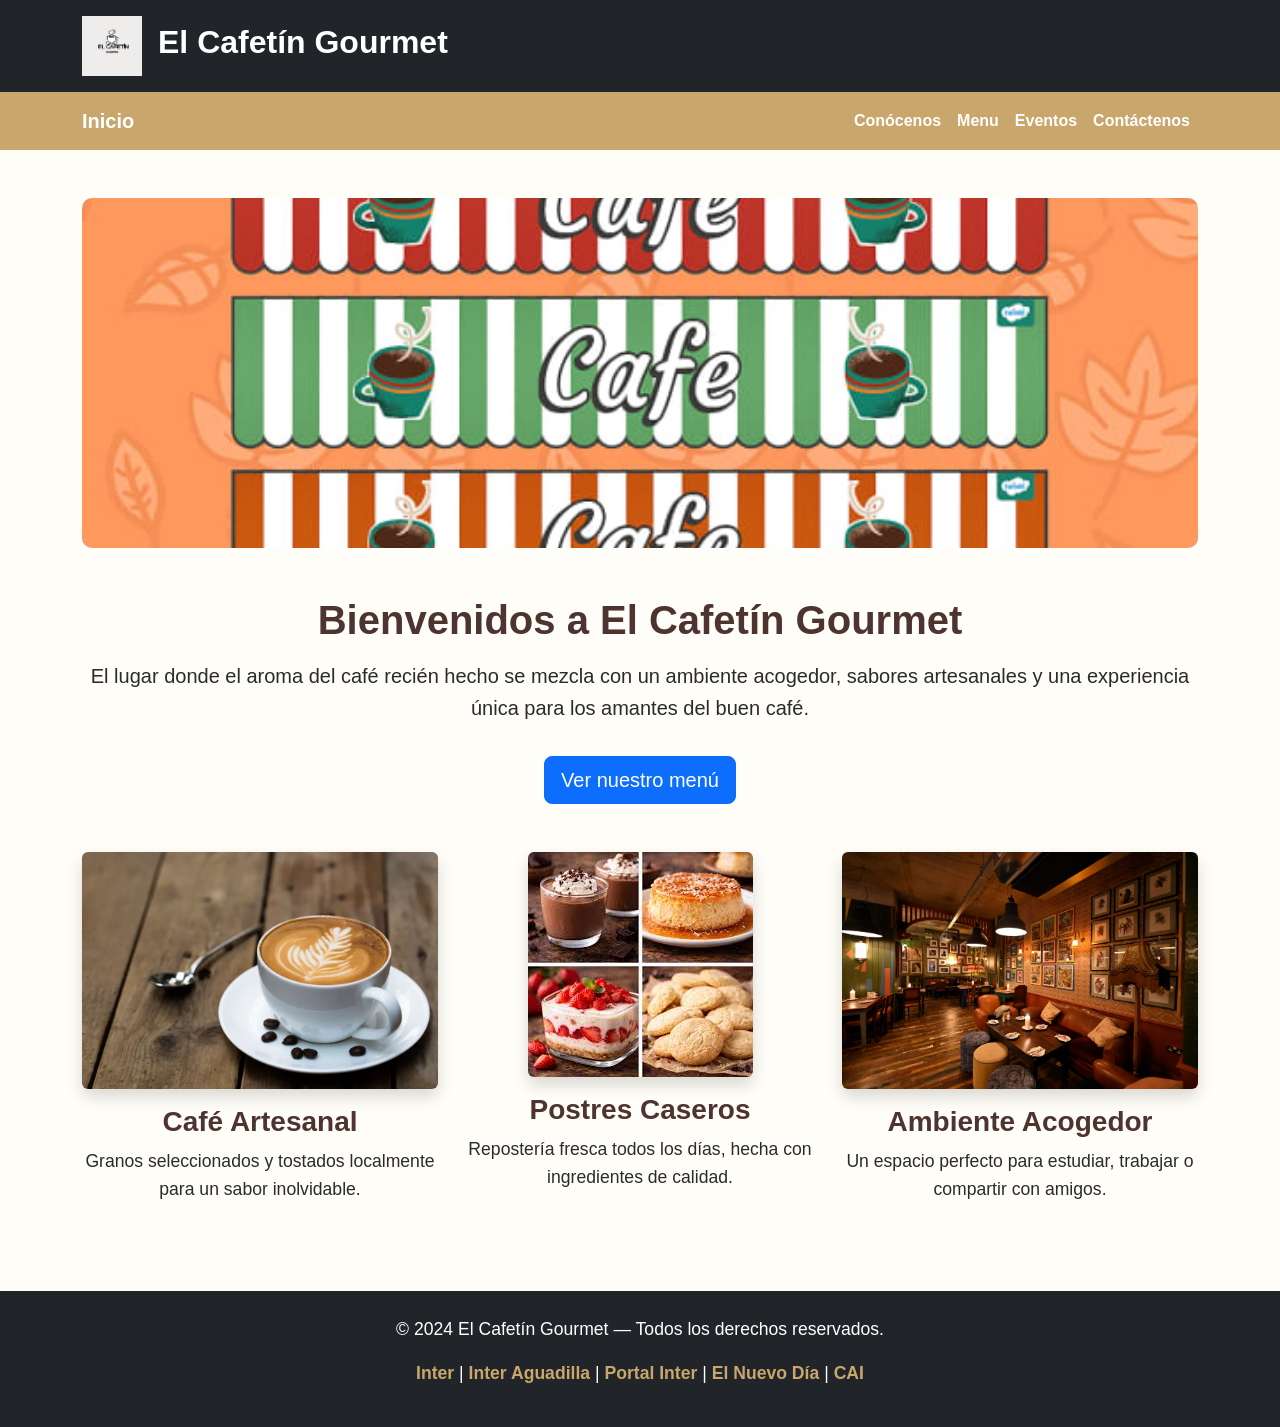
<file: index.html>
<!DOCTYPE html>
<html lang="es">
<head>
    <meta charset="UTF-8">
    <meta name="author" content="Miguel — #Estudiante">
    <meta name="description" content="Proyecto Final — El Cafetín Gourmet — Curso HTML5/CSS3 — Universidad Interamericana de Puerto Rico, Recinto de Aguadilla">
    <meta name="keywords" content="café, cafetería, gourmet, postres, Aguadilla">
    <meta name="viewport" content="width=device-width, initial-scale=1.0">

    <title>El Cafetín Gourmet — Portada</title>

    <link href="https://cdn.jsdelivr.net/npm/bootstrap@5.3.2/dist/css/bootstrap.min.css" rel="stylesheet">

    <link rel="stylesheet" href="include/estilos.css">
</head>

<body>


<header class="bg-dark text-white p-3">
    <div class="container d-flex align-items-center">
        <img src="img/logo.png" alt="Logo" height="60">
        <h1 class="ms-3">El Cafetín Gourmet</h1>
    </div>
</header>

<nav class="navbar navbar-expand-lg navbar-dark bg-primary">
    <div class="container">
        <a class="navbar-brand" href="index.html">Inicio</a>

        <button class="navbar-toggler" type="button" data-bs-toggle="collapse" data-bs-target="#menu">
            <span class="navbar-toggler-icon"></span>
        </button>

        <div class="collapse navbar-collapse" id="menu">
            <ul class="navbar-nav ms-auto">
                <li class="nav-item"><a class="nav-link" href="conocenos.html">Conócenos</a></li>
                <li class="nav-item"><a class="nav-link" href="productos.html">Menu</a></li>
                <li class="nav-item"><a class="nav-link" href="eventos.html">Eventos</a></li>
                <li class="nav-item"><a class="nav-link" href="contactenos.html">Contáctenos</a></li>
            </ul>
        </div>
    </div>
</nav>

<main class="container my-5">


    <div class="banner mb-5" style="background-image: url('img/banner.jpg');"></div>

    
    <section class="text-center mb-5">
        <h1>Bienvenidos a El Cafetín Gourmet</h1>
        <p class="mt-3 fs-5">
            El lugar donde el aroma del café recién hecho se mezcla con un ambiente acogedor,
            sabores artesanales y una experiencia única para los amantes del buen café.
        </p>

        <a href="productos.html" class="btn btn-lg btn-primary mt-3">
            Ver nuestro menú
        </a>
    </section>

    
    <section class="row text-center">
        <div class="col-md-4 mb-4">
            <img src="img/cafeartesanal.jpg" class="img-fluid rounded shadow" alt="Café">
            <h3 class="mt-3">Café Artesanal</h3>
            <p>Granos seleccionados y tostados localmente para un sabor inolvidable.</p>
        </div>

        <div class="col-md-4 mb-4">
            <img src="img/postrescaseros.jpg" class="img-fluid rounded shadow" alt="Postres">
            <h3 class="mt-3">Postres Caseros</h3>
            <p>Repostería fresca todos los días, hecha con ingredientes de calidad.</p>
        </div>

        <div class="col-md-4 mb-4">
            <img src="img/acogedor.jpg" class="img-fluid rounded shadow" alt="Ambiente">
            <h3 class="mt-3">Ambiente Acogedor</h3>
            <p>Un espacio perfecto para estudiar, trabajar o compartir con amigos.</p>
        </div>
    </section>

</main>

<footer class="bg-dark text-white text-center p-4">
    <p>© 2024 El Cafetín Gourmet — Todos los derechos reservados.</p>
    <p>
        <a href="http://www.inter.edu" target="_blank">Inter</a> |
        <a href="http://www.aguadilla.inter.edu" target="_blank">Inter Aguadilla</a> |
        <a href="http://web.inter.edu" target="_blank">Portal Inter</a> |
        <a href="http://www.elnuevodia.com" target="_blank">El Nuevo Día</a> |
        <a href="http://cai.inter.edu" target="_blank">CAI</a>
    </p>
</footer>


<script src="https://cdn.jsdelivr.net/npm/bootstrap@5.3.2/dist/js/bootstrap.bundle.min.js"></script>

</body>
</html>
</file>
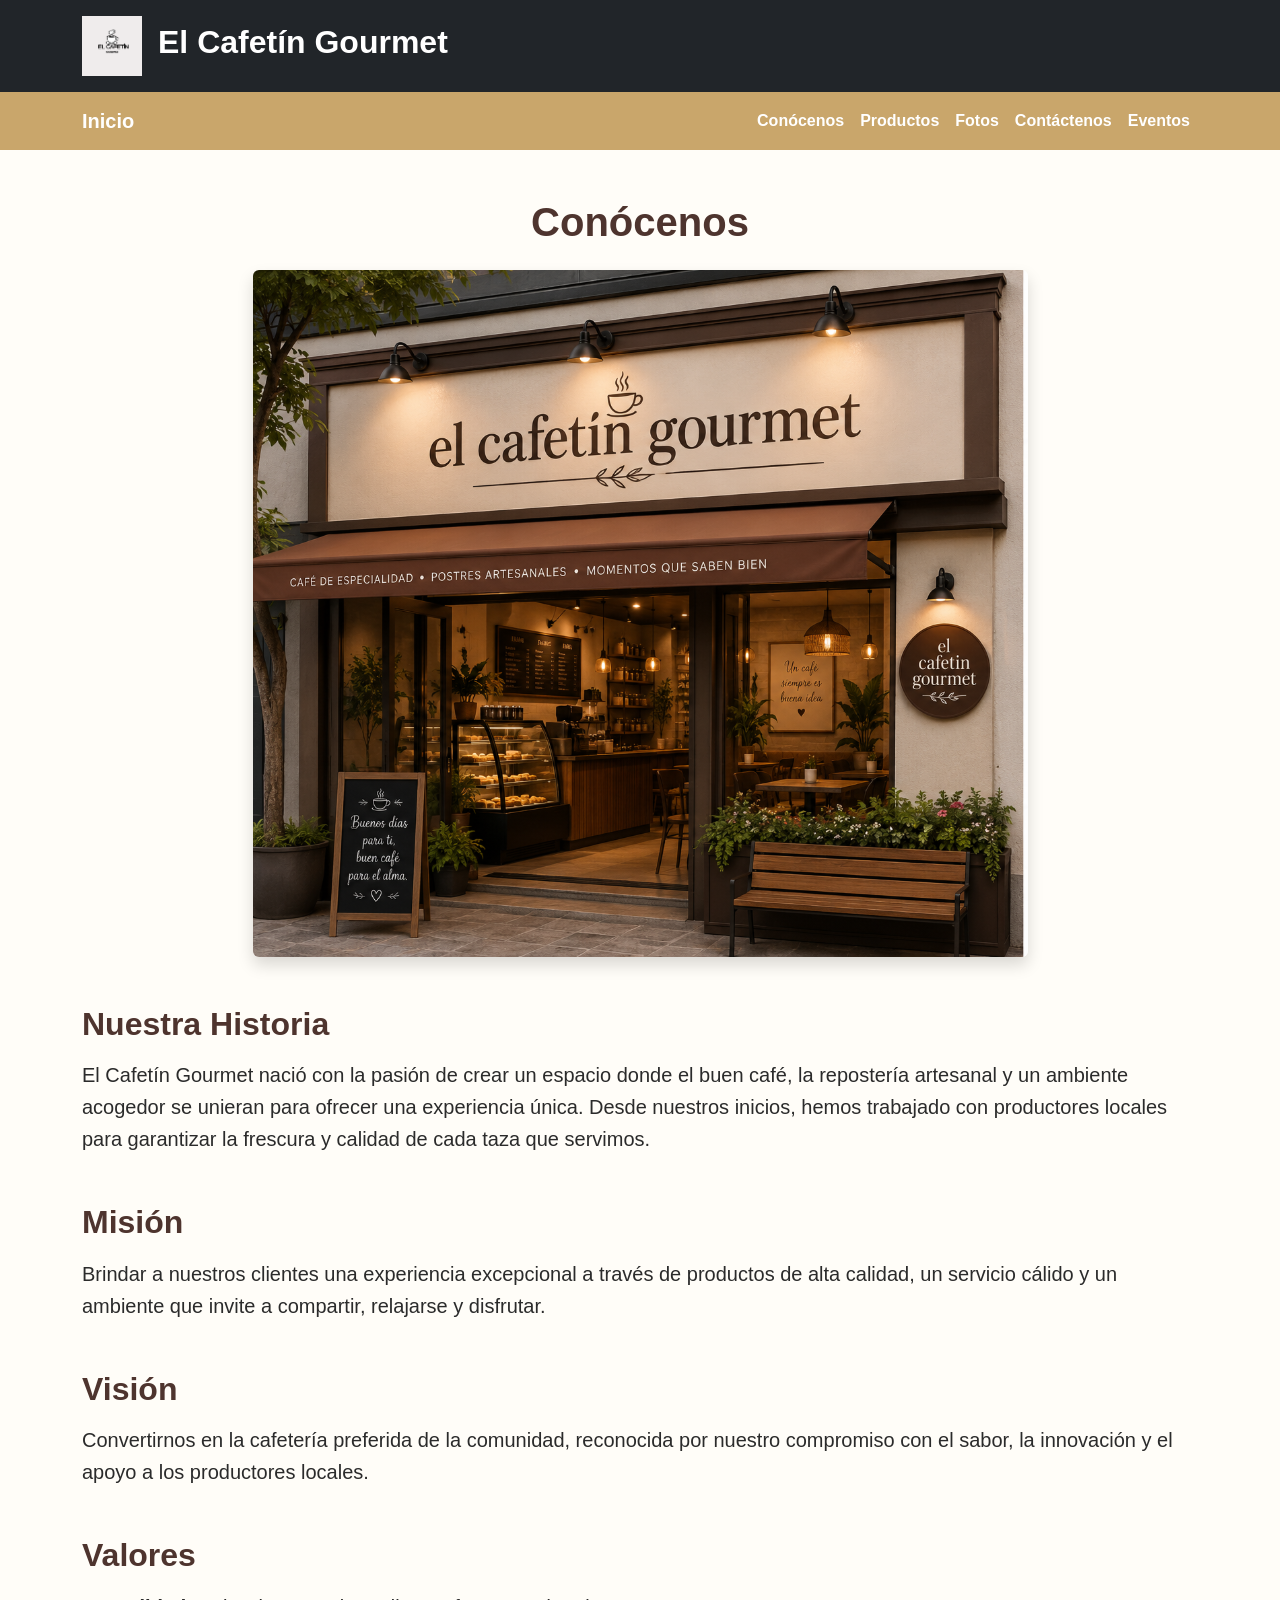
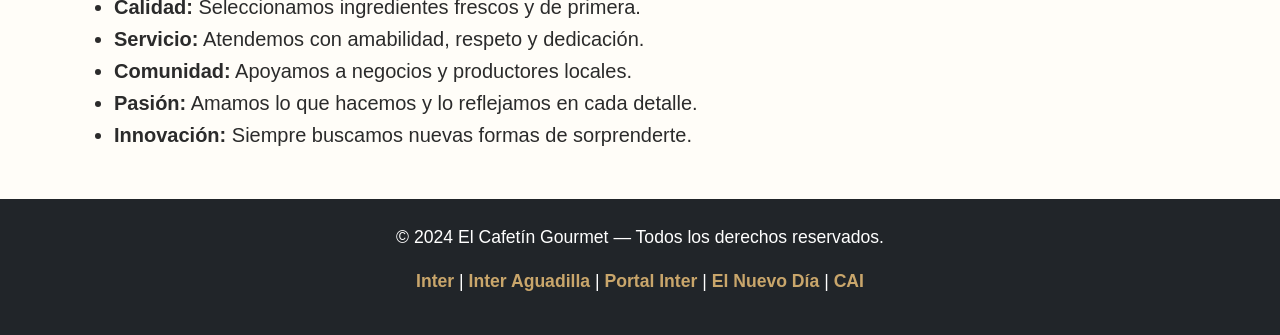
<file: conocenos.html>
<!DOCTYPE html>
<html lang="es">
<head>
    <meta charset="UTF-8">
    <meta name="author" content="Miguel — #Estudiante">
    <meta name="description" content="Conócenos — El Cafetín Gourmet">
    <meta name="keywords" content="cafetería, historia, misión, visión, valores, Aguadilla">
    <meta name="viewport" content="width=device-width, initial-scale=1.0">

    <title>Conócenos — El Cafetín Gourmet</title>

    <!-- Bootstrap -->
    <link href="https://cdn.jsdelivr.net/npm/bootstrap@5.3.2/dist/css/bootstrap.min.css" rel="stylesheet">

    <!-- CSS externo -->
    <link rel="stylesheet" href="include/estilos.css">
</head>

<body>

<!-- HEADER -->
<header class="bg-dark text-white p-3">
    <div class="container d-flex align-items-center">
        <img src="img/logo.png" alt="Logo" height="60">
        <h1 class="ms-3">El Cafetín Gourmet</h1>
    </div>
</header>

<!-- NAV -->
<nav class="navbar navbar-expand-lg navbar-dark bg-primary">
    <div class="container">
        <a class="navbar-brand" href="index.html">Inicio</a>

        <button class="navbar-toggler" type="button" data-bs-toggle="collapse" data-bs-target="#menu">
            <span class="navbar-toggler-icon"></span>
        </button>

        <div class="collapse navbar-collapse" id="menu">
            <ul class="navbar-nav ms-auto">
                <li class="nav-item"><a class="nav-link active" href="conocenos.html">Conócenos</a></li>
                <li class="nav-item"><a class="nav-link" href="productos.html">Productos</a></li>
                <li class="nav-item"><a class="nav-link" href="fotos.html">Fotos</a></li>
                <li class="nav-item"><a class="nav-link" href="contactenos.html">Contáctenos</a></li>
                <li class="nav-item"><a class="nav-link" href="eventos.html">Eventos</a></li>
            </ul>
        </div>
    </div>
</nav>


<main class="container my-5">

    <h1 class="text-center mb-4">Conócenos</h1>

    
    <div class="text-center mb-5">
        <img src="img/local.png" class="img-fluid rounded shadow" alt="Nuestro local">
    </div>

   
    <section class="mb-5">
        <h2>Nuestra Historia</h2>
        <p class="fs-5 mt-3">
            El Cafetín Gourmet nació con la pasión de crear un espacio donde el buen café, 
            la repostería artesanal y un ambiente acogedor se unieran para ofrecer una experiencia única.  
            Desde nuestros inicios, hemos trabajado con productores locales para garantizar 
            la frescura y calidad de cada taza que servimos.
        </p>
    </section>

    
    <section class="mb-5">
        <h2>Misión</h2>
        <p class="fs-5 mt-3">
            Brindar a nuestros clientes una experiencia excepcional a través de productos de alta calidad, 
            un servicio cálido y un ambiente que invite a compartir, relajarse y disfrutar.
        </p>
    </section>

    
    <section class="mb-5">
        <h2>Visión</h2>
        <p class="fs-5 mt-3">
            Convertirnos en la cafetería preferida de la comunidad, reconocida por nuestro compromiso 
            con el sabor, la innovación y el apoyo a los productores locales.
        </p>
    </section>

   
    <section class="mb-5">
        <h2>Valores</h2>
        <ul class="fs-5 mt-3">
            <li><strong>Calidad:</strong> Seleccionamos ingredientes frescos y de primera.</li>
            <li><strong>Servicio:</strong> Atendemos con amabilidad, respeto y dedicación.</li>
            <li><strong>Comunidad:</strong> Apoyamos a negocios y productores locales.</li>
            <li><strong>Pasión:</strong> Amamos lo que hacemos y lo reflejamos en cada detalle.</li>
            <li><strong>Innovación:</strong> Siempre buscamos nuevas formas de sorprenderte.</li>
        </ul>
    </section>

</main>

<footer class="bg-dark text-white text-center p-4">
    <p>© 2024 El Cafetín Gourmet — Todos los derechos reservados.</p>
    <p>
        <a href="http://www.inter.edu" target="_blank">Inter</a> |
        <a href="http://www.aguadilla.inter.edu" target="_blank">Inter Aguadilla</a> |
        <a href="http://web.inter.edu" target="_blank">Portal Inter</a> |
        <a href="http://www.elnuevodia.com" target="_blank">El Nuevo Día</a> |
        <a href="http://cai.inter.edu" target="_blank">CAI</a>
    </p>
</footer>


<script src="https://cdn.jsdelivr.net/npm/bootstrap@5.3.2/dist/js/bootstrap.bundle.min.js"></script>

</body>
</html>
</file>
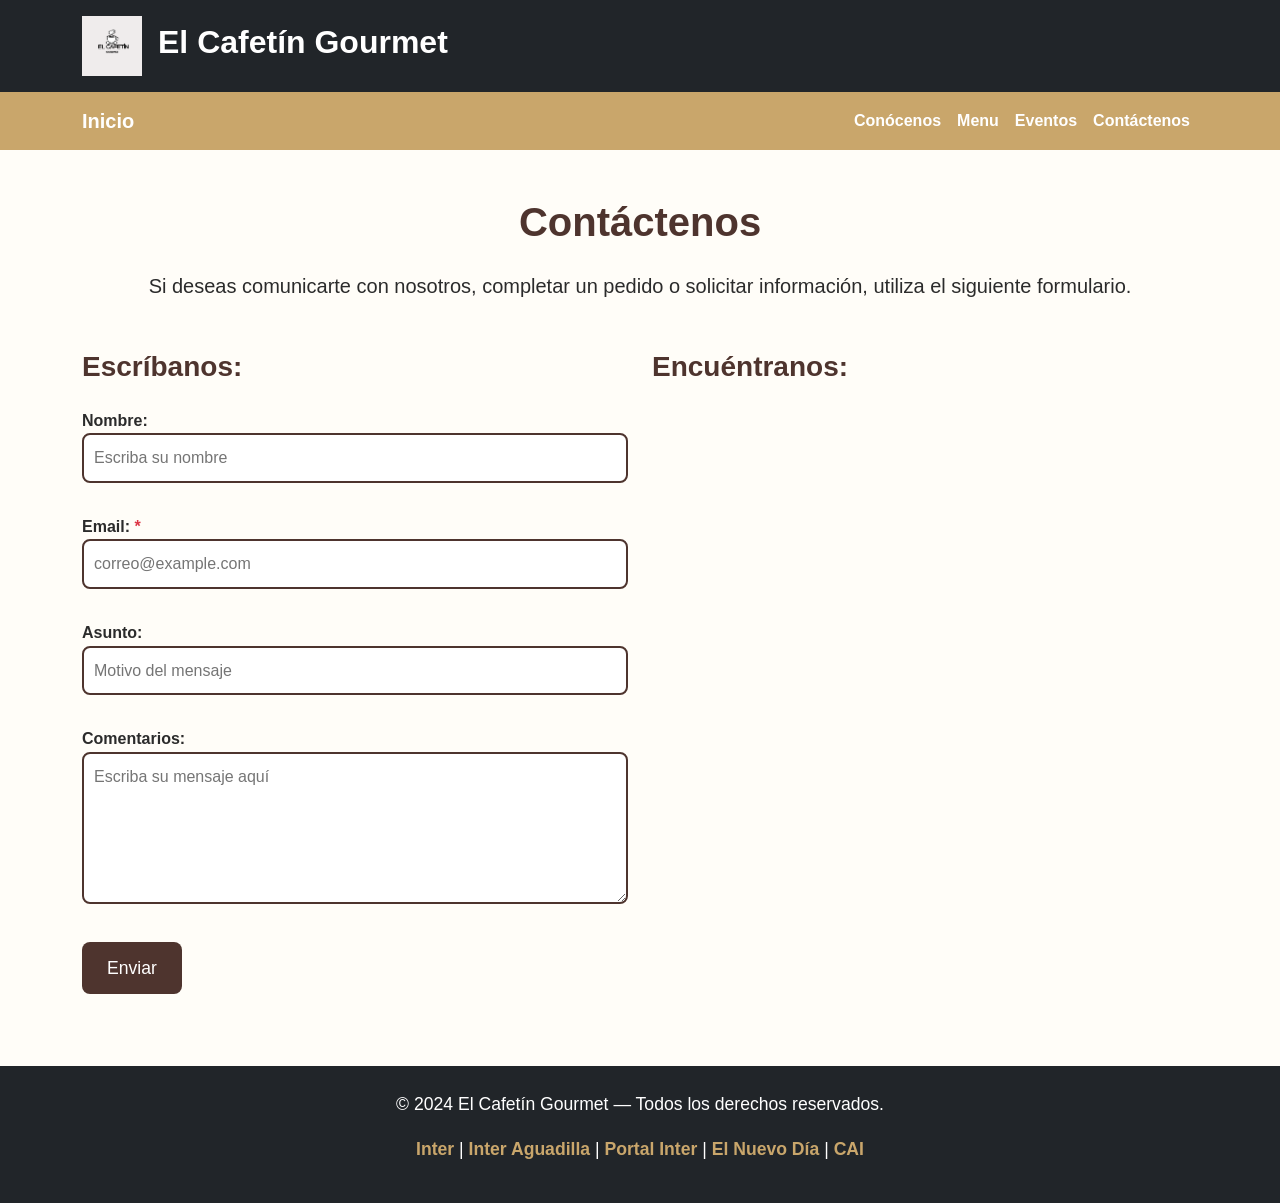
<file: contactenos.html>
<!DOCTYPE html>
<html lang="es">
<head>
    <meta charset="UTF-8">
    <meta name="author" content="Miguel — #Estudiante">
    <meta name="description" content="Página de contacto — El Cafetín Gourmet">
    <meta name="keywords" content="contacto, cafetería, café, Aguadilla">
    <meta name="viewport" content="width=device-width, initial-scale=1.0">

    <title>Contáctenos — El Cafetín Gourmet</title>

    
    <link href="https://cdn.jsdelivr.net/npm/bootstrap@5.3.2/dist/css/bootstrap.min.css" rel="stylesheet">

   
    <link rel="stylesheet" href="include/estilos.css">
</head>

<body>

<header class="bg-dark text-white p-3">
    <div class="container d-flex align-items-center">
        <img src="img/logo.png" alt="Logo" height="60">
        <h1 class="ms-3">El Cafetín Gourmet</h1>
    </div>
</header>


<nav class="navbar navbar-expand-lg navbar-dark bg-primary">
    <div class="container">
        <a class="navbar-brand" href="index.html">Inicio</a>

        <button class="navbar-toggler" type="button" data-bs-toggle="collapse" data-bs-target="#menu">
            <span class="navbar-toggler-icon"></span>
        </button>

        <div class="collapse navbar-collapse" id="menu">
            <ul class="navbar-nav ms-auto">
                <li class="nav-item"><a class="nav-link" href="conocenos.html">Conócenos</a></li>
                <li class="nav-item"><a class="nav-link" href="productos.html">Menu</a></li>
                <li class="nav-item"><a class="nav-link" href="eventos.html">Eventos</a></li>
                <li class="nav-item"><a class="nav-link active" href="contactenos.html">Contáctenos</a></li>
            </ul>
        </div>
    </div>
</nav>


<main class="container my-5">

    <h1 class="text-center mb-4">Contáctenos</h1>

    <p class="text-center fs-5 mb-5">
        Si deseas comunicarte con nosotros, completar un pedido o solicitar información, utiliza el siguiente formulario.
    </p>

    <div class="row">

        
        <div class="col-md-6 mb-4">
            <h3>Escríbanos:</h3>

            <form onsubmit="return validarEmail()">

                <label for="nombre" class="fw-bold mt-3">Nombre:</label>
                <input type="text" id="nombre" placeholder="Escriba su nombre">

                <label for="email" class="fw-bold mt-3">Email: <span class="text-danger">*</span></label>
                <input type="email" id="email" placeholder="correo@example.com">

                <label for="asunto" class="fw-bold mt-3">Asunto:</label>
                <input type="text" id="asunto" placeholder="Motivo del mensaje">

                <label for="comentarios" class="fw-bold mt-3">Comentarios:</label>
                <textarea id="comentarios" rows="5" placeholder="Escriba su mensaje aquí"></textarea>

                <button type="submit" class="mt-3">Enviar</button>
            </form>
        </div>

        
        <div class="col-md-6 mb-4">
            <h3>Encuéntranos:</h3>

            <iframe 
                src="https://www.google.com/maps/embed?pb=!1m18!1m12!1m3!1d3762.497534813674!2d-67.148674!3d18.457468!2m3!1f0!2f0!3f0!3m2!1i1024!2i768!4f13.1!3m3!1m2!1s0x8c02b0d8f3c2e0d1%3A0x7a4a2b3f7e3f8b9!2sInter%20Aguadilla!5e0!3m2!1ses!2spr!4v1700000000000"
                width="100%" height="350" style="border:0;" allowfullscreen="" loading="lazy">
            </iframe>
        </div>

    </div>

</main>


<footer class="bg-dark text-white text-center p-4">
    <p>© 2024 El Cafetín Gourmet — Todos los derechos reservados.</p>
    <p>
        <a href="http://www.inter.edu" target="_blank">Inter</a> |
        <a href="http://www.aguadilla.inter.edu" target="_blank">Inter Aguadilla</a> |
        <a href="http://web.inter.edu" target="_blank">Portal Inter</a> |
        <a href="http://www.elnuevodia.com" target="_blank">El Nuevo Día</a> |
        <a href="http://cai.inter.edu" target="_blank">CAI</a>
    </p>
</footer>


<script src="https://cdn.jsdelivr.net/npm/bootstrap@5.3.2/dist/js/bootstrap.bundle.min.js"></script>

<script>
function validarEmail() {
    let email = document.getElementById("email").value;

    if (email.trim() === "") {
        alert("Debe escribir su Email.");
        return false;
    }
    return true;
}
</script>

</body>
</html>
</file>
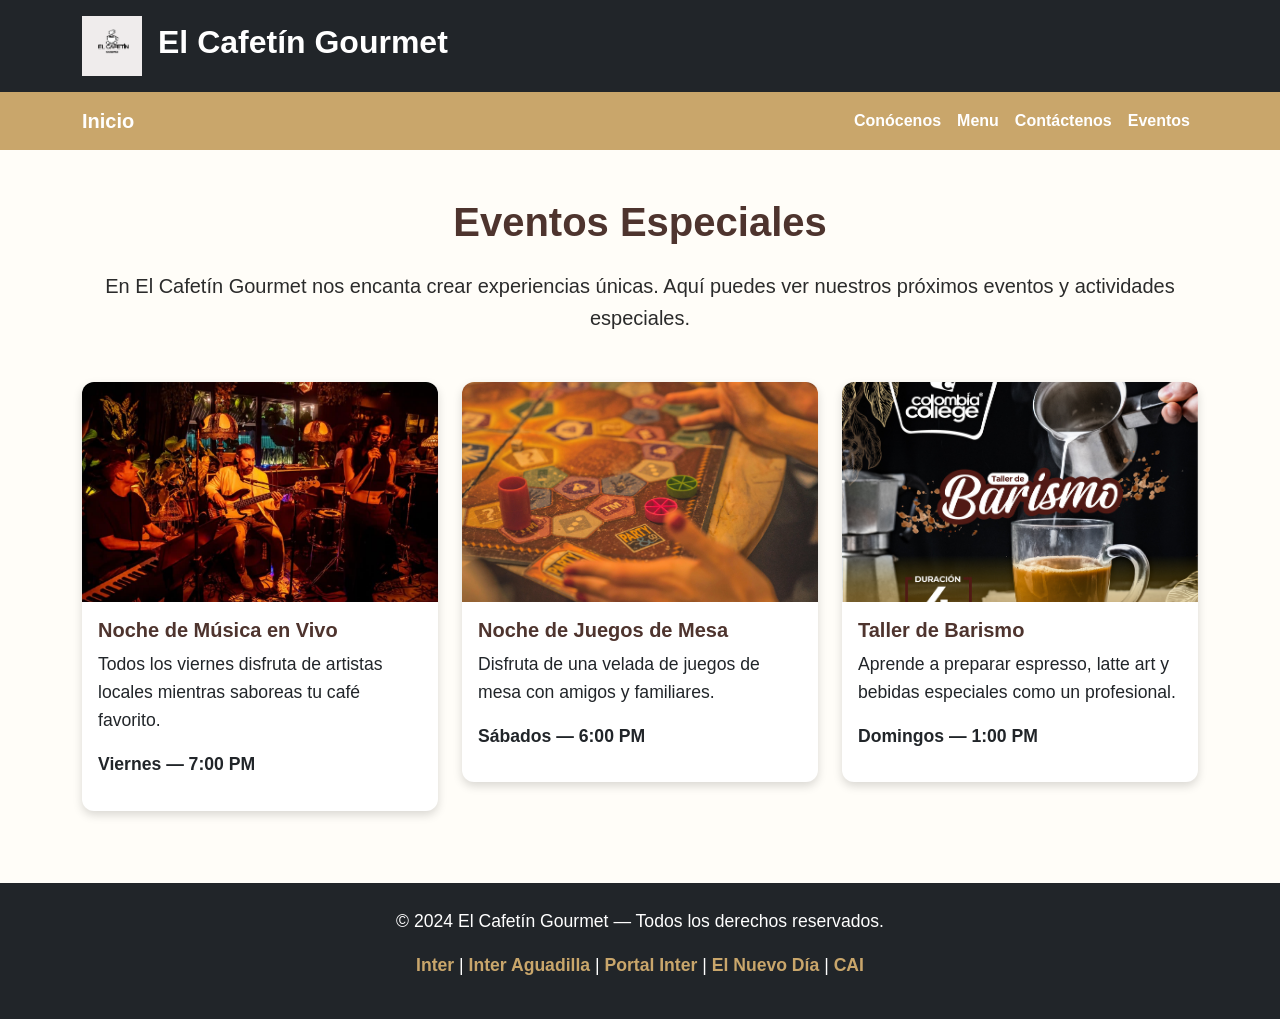
<file: eventos.html>
<!DOCTYPE html>
<html lang="es">
<head>
    <meta charset="UTF-8">
    <meta name="author" content="Miguel — #Estudiante">
    <meta name="description" content="Eventos especiales — El Cafetín Gourmet">
    <meta name="keywords" content="eventos, música, actividades, café, Aguadilla">
    <meta name="viewport" content="width=device-width, initial-scale=1.0">

    <title>Eventos — El Cafetín Gourmet</title>

    
    <link href="https://cdn.jsdelivr.net/npm/bootstrap@5.3.2/dist/css/bootstrap.min.css" rel="stylesheet">

    
    <link rel="stylesheet" href="include/estilos.css">
</head>

<body>


<header class="bg-dark text-white p-3">
    <div class="container d-flex align-items-center">
        <img src="img/logo.png" alt="Logo" height="60">
        <h1 class="ms-3">El Cafetín Gourmet</h1>
    </div>
</header>


<nav class="navbar navbar-expand-lg navbar-dark bg-primary">
    <div class="container">
        <a class="navbar-brand" href="index.html">Inicio</a>

        <button class="navbar-toggler" type="button" data-bs-toggle="collapse" data-bs-target="#menu">
            <span class="navbar-toggler-icon"></span>
        </button>

        <div class="collapse navbar-collapse" id="menu">
            <ul class="navbar-nav ms-auto">
                <li class="nav-item"><a class="nav-link" href="conocenos.html">Conócenos</a></li>
                <li class="nav-item"><a class="nav-link" href="productos.html">Menu</a></li>
                <li class="nav-item"><a class="nav-link" href="contactenos.html">Contáctenos</a></li>
                <li class="nav-item"><a class="nav-link active" href="eventos.html">Eventos</a></li>
            </ul>
        </div>
    </div>
</nav>


<main class="container my-5">

    <h1 class="text-center mb-4">Eventos Especiales</h1>
    <p class="text-center fs-5 mb-5">
        En El Cafetín Gourmet nos encanta crear experiencias únicas.  
        Aquí puedes ver nuestros próximos eventos y actividades especiales.
    </p>

    <div class="row">

        
        <div class="col-md-4 mb-4">
            <div class="card">
                <img src="img/musica.jpg" class="card-img-top" alt="Noche de Música en Vivo">
                <div class="card-body">
                    <h5 class="card-title">Noche de Música en Vivo</h5>
                    <p class="card-text">Todos los viernes disfruta de artistas locales mientras saboreas tu café favorito.</p>
                    <p class="fw-bold">Viernes — 7:00 PM</p>
                </div>
            </div>
        </div>

        
        <div class="col-md-4 mb-4">
            <div class="card">
                <img src="img/juegos.jpg" class="card-img-top" alt="Noche de Juegos de Mesa">
                <div class="card-body">
                    <h5 class="card-title">Noche de Juegos de Mesa</h5>
                    <p class="card-text">Disfruta de una velada de juegos de mesa con amigos y familiares.</p>
                    <p class="fw-bold">Sábados — 6:00 PM</p>
                </div>
            </div>
        </div>

        
        <div class="col-md-4 mb-4">
            <div class="card">
                <img src="img/barismo.jpg" class="card-img-top" alt="Taller de Barismo">
                <div class="card-body">
                    <h5 class="card-title">Taller de Barismo</h5>
                    <p class="card-text">Aprende a preparar espresso, latte art y bebidas especiales como un profesional.</p>
                    <p class="fw-bold">Domingos — 1:00 PM</p>
                </div>
            </div>
        </div>

    </div>

</main>


<footer class="bg-dark text-white text-center p-4">
    <p>© 2024 El Cafetín Gourmet — Todos los derechos reservados.</p>
    <p>
        <a href="http://www.inter.edu" target="_blank">Inter</a> |
        <a href="http://www.aguadilla.inter.edu" target="_blank">Inter Aguadilla</a> |
        <a href="http://web.inter.edu" target="_blank">Portal Inter</a> |
        <a href="http://www.elnuevodia.com" target="_blank">El Nuevo Día</a> |
        <a href="http://cai.inter.edu" target="_blank">CAI</a>
    </p>
</footer>


<script src="https://cdn.jsdelivr.net/npm/bootstrap@5.3.2/dist/js/bootstrap.bundle.min.js"></script>

</body>
</html>
</file>
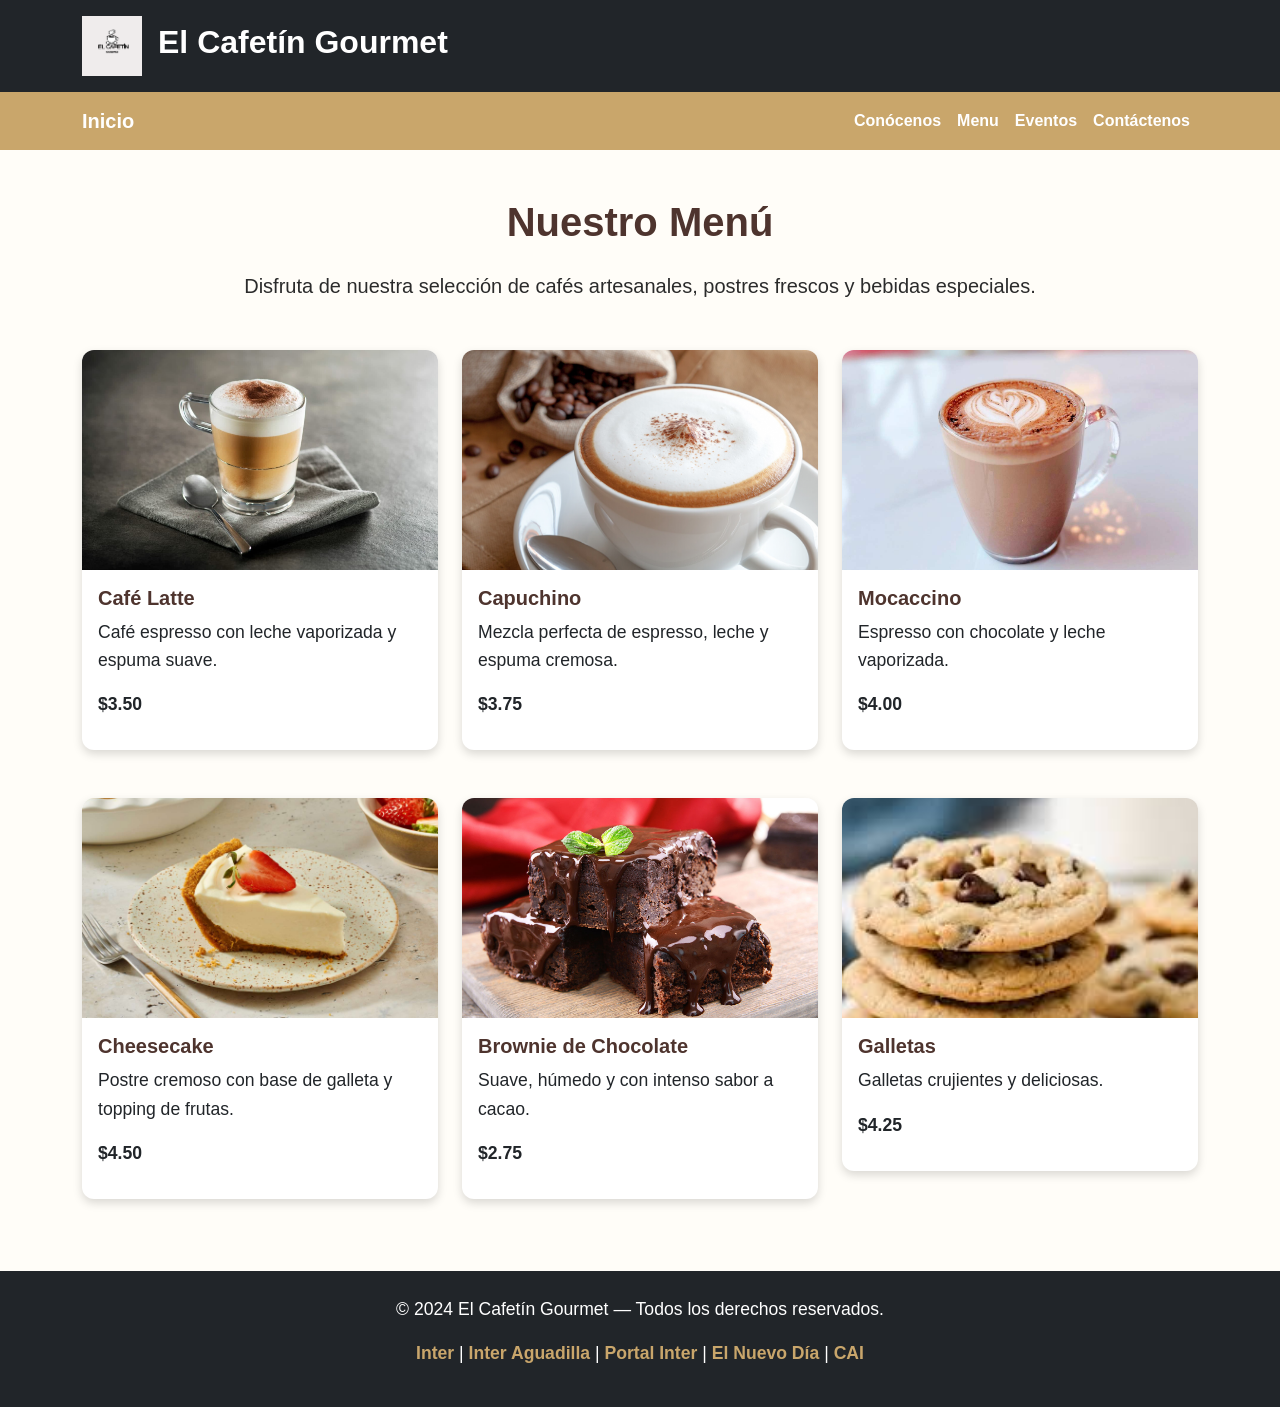
<file: productos.html>
<!DOCTYPE html>
<html lang="es">
<head>
    <meta charset="UTF-8">
    <meta name="author" content="Miguel — #Estudiante">
    <meta name="description" content="Menú de productos — El Cafetín Gourmet">
    <meta name="keywords" content="café, menú, productos, cafetería, gourmet">
    <meta name="viewport" content="width=device-width, initial-scale=1.0">

    <title>Menú — El Cafetín Gourmet</title>

    
    <link href="https://cdn.jsdelivr.net/npm/bootstrap@5.3.2/dist/css/bootstrap.min.css" rel="stylesheet">

    
    <link rel="stylesheet" href="include/estilos.css">
</head>

<body>


<header class="bg-dark text-white p-3">
    <div class="container d-flex align-items-center">
        <img src="img/logo.png" alt="Logo" height="60">
        <h1 class="ms-3">El Cafetín Gourmet</h1>
    </div>
</header>


<nav class="navbar navbar-expand-lg navbar-dark bg-primary">
    <div class="container">
        <a class="navbar-brand" href="index.html">Inicio</a>

        <button class="navbar-toggler" type="button" data-bs-toggle="collapse" data-bs-target="#menu">
            <span class="navbar-toggler-icon"></span>
        </button>

        <div class="collapse navbar-collapse" id="menu">
            <ul class="navbar-nav ms-auto">
                <li class="nav-item"><a class="nav-link" href="conocenos.html">Conócenos</a></li>
                <li class="nav-item"><a class="nav-link active" href="productos.html">Menu</a></li>
                <li class="nav-item"><a class="nav-link" href="eventos.html">Eventos</a></li>
                <li class="nav-item"><a class="nav-link" href="contactenos.html">Contáctenos</a></li>
            </ul>
        </div>
    </div>
</nav>


<main class="container my-5">

    <h1 class="text-center mb-4">Nuestro Menú</h1>
    <p class="text-center fs-5 mb-5">
        Disfruta de nuestra selección de cafés artesanales, postres frescos y bebidas especiales.
    </p>

    
    <div class="row mb-4">

        <div class="col-md-4 mb-4">
            <div class="card">
                <img src="img/latte.jpg" class="card-img-top" alt="Café Latte">
                <div class="card-body">
                    <h5 class="card-title">Café Latte</h5>
                    <p class="card-text">Café espresso con leche vaporizada y espuma suave.</p>
                    <p class="fw-bold">$3.50</p>
                </div>
            </div>
        </div>

        <div class="col-md-4 mb-4">
            <div class="card">
                <img src="img/capp.png" class="card-img-top" alt="Capuchino">
                <div class="card-body">
                    <h5 class="card-title">Capuchino</h5>
                    <p class="card-text">Mezcla perfecta de espresso, leche y espuma cremosa.</p>
                    <p class="fw-bold">$3.75</p>
                </div>
            </div>
        </div>

        <div class="col-md-4 mb-4">
            <div class="card">
                <img src="img/moca.jpg" class="card-img-top" alt="Mocaccino">
                <div class="card-body">
                    <h5 class="card-title">Mocaccino</h5>
                    <p class="card-text">Espresso con chocolate y leche vaporizada.</p>
                    <p class="fw-bold">$4.00</p>
                </div>
            </div>
        </div>

    </div>

    
    <div class="row mb-4">

        <div class="col-md-4 mb-4">
            <div class="card">
                <img src="img/cheese.jpg" class="card-img-top" alt="Cheesecake">
                <div class="card-body">
                    <h5 class="card-title">Cheesecake</h5>
                    <p class="card-text">Postre cremoso con base de galleta y topping de frutas.</p>
                    <p class="fw-bold">$4.50</p>
                </div>
            </div>
        </div>

        <div class="col-md-4 mb-4">
            <div class="card">
                <img src="img/brown.jpg" class="card-img-top" alt="Brownie">
                <div class="card-body">
                    <h5 class="card-title">Brownie de Chocolate</h5>
                    <p class="card-text">Suave, húmedo y con intenso sabor a cacao.</p>
                    <p class="fw-bold">$2.75</p>
                </div>
            </div>
        </div>

        <div class="col-md-4 mb-4">
            <div class="card">
                <img src="img/galletas.jpg" class="card-img-top" alt="Galletas">
                <div class="card-body">
                    <h5 class="card-title">Galletas</h5>
                    <p class="card-text">Galletas crujientes y deliciosas.</p>
                    <p class="fw-bold">$4.25</p>
                </div>
            </div>
        </div>

    </div>

</main>


<footer class="bg-dark text-white text-center p-4">
    <p>© 2024 El Cafetín Gourmet — Todos los derechos reservados.</p>
    <p>
        <a href="http://www.inter.edu" target="_blank">Inter</a> |
        <a href="http://www.aguadilla.inter.edu" target="_blank">Inter Aguadilla</a> |
        <a href="http://web.inter.edu" target="_blank">Portal Inter</a> |
        <a href="http://www.elnuevodia.com" target="_blank">El Nuevo Día</a> |
        <a href="http://cai.inter.edu" target="_blank">CAI</a>
    </p>
</footer>


<script src="https://cdn.jsdelivr.net/npm/bootstrap@5.3.2/dist/js/bootstrap.bundle.min.js"></script>

</body>
</html>
</file>
<file: include/estilos.css>
/* ================================
   PALETA DE COLORES
   ================================ */
:root {
    --cafe-oscuro: #4E342E;
    --crema: #F5E8C7;
    --dorado: #C9A66B;
    --fondo-claro: #FFFDF8;
    --texto: #2B2B2B;
}

/* ================================
   ESTILOS GENERALES
   ================================ */
body {
    background-color: var(--fondo-claro);
    color: var(--texto);
    font-family: "Segoe UI", Arial, sans-serif;
    line-height: 1.6;
}

h1, h2, h3 {
    color: var(--cafe-oscuro);
    font-weight: 700;
}

p {
    font-size: 1.1rem;
}

/* ================================
   HEADER
   ================================ */
header {
    background-color: var(--cafe-oscuro) !important;
}

header h1 {
    font-size: 2rem;
    color: white;
}

/* ================================
   NAVEGACIÓN
   ================================ */
.navbar {
    background-color: var(--dorado) !important;
}

.navbar-brand,
.nav-link {
    color: white !important;
    font-weight: 600;
}

/* Estados de enlaces (requerido por el proyecto) */
.nav-link:link {
    color: white;
}

.nav-link:visited {
    color: #f0e6d2;
}

.nav-link:hover {
    color: var(--crema);
    text-decoration: underline;
}

.nav-link:active {
    color: var(--cafe-oscuro);
}

/* ================================
   BANNER
   ================================ */
.banner {
    width: 100%;
    height: 350px;
    background-size: cover;
    background-position: center;
    border-radius: 10px;
    margin-bottom: 30px;
}

/* ================================
   TARJETAS DE PRODUCTOS
   ================================ */
.card {
    border: none;
    border-radius: 12px;
    overflow: hidden;
    box-shadow: 0 4px 10px rgba(0,0,0,0.15);
}

.card img {
    height: 220px;
    object-fit: cover;
}

.card-title {
    color: var(--cafe-oscuro);
    font-weight: bold;
}

/* ================================
   GALERÍA DE FOTOS
   ================================ */
.galeria img {
    width: 100%;
    height: 250px;
    object-fit: cover;
    border-radius: 10px;
    transition: transform .3s ease;
}

.galeria img:hover {
    transform: scale(1.05);
}

/* ================================
   FORMULARIO DE CONTACTO
   ================================ */
form input,
form textarea {
    border: 2px solid var(--cafe-oscuro);
    border-radius: 8px;
    padding: 10px;
    width: 100%;
    margin-bottom: 15px;
}

form input:focus,
form textarea:focus {
    outline: none;
    border-color: var(--dorado);
    box-shadow: 0 0 5px var(--dorado);
}

button[type="submit"] {
    background-color: var(--cafe-oscuro);
    color: white;
    padding: 12px 25px;
    border: none;
    border-radius: 8px;
    font-size: 1.1rem;
    transition: background .3s ease;
}

button[type="submit"]:hover {
    background-color: var(--dorado);
    color: black;
}

/* ================================
   FOOTER
   ================================ */
footer {
    background-color: var(--cafe-oscuro) !important;
    color: white;
}

footer a {
    color: var(--dorado);
    text-decoration: none;
    font-weight: 600;
}

footer a:hover {
    color: var(--crema);
    text-decoration: underline;
}

/* ================================
   RESPONSIVIDAD
   ================================ */
@media (max-width: 768px) {
    header h1 {
        font-size: 1.5rem;
    }

    .banner {
        height: 250px;
    }

    .card img {
        height: 180px;
    }
}
</file>
